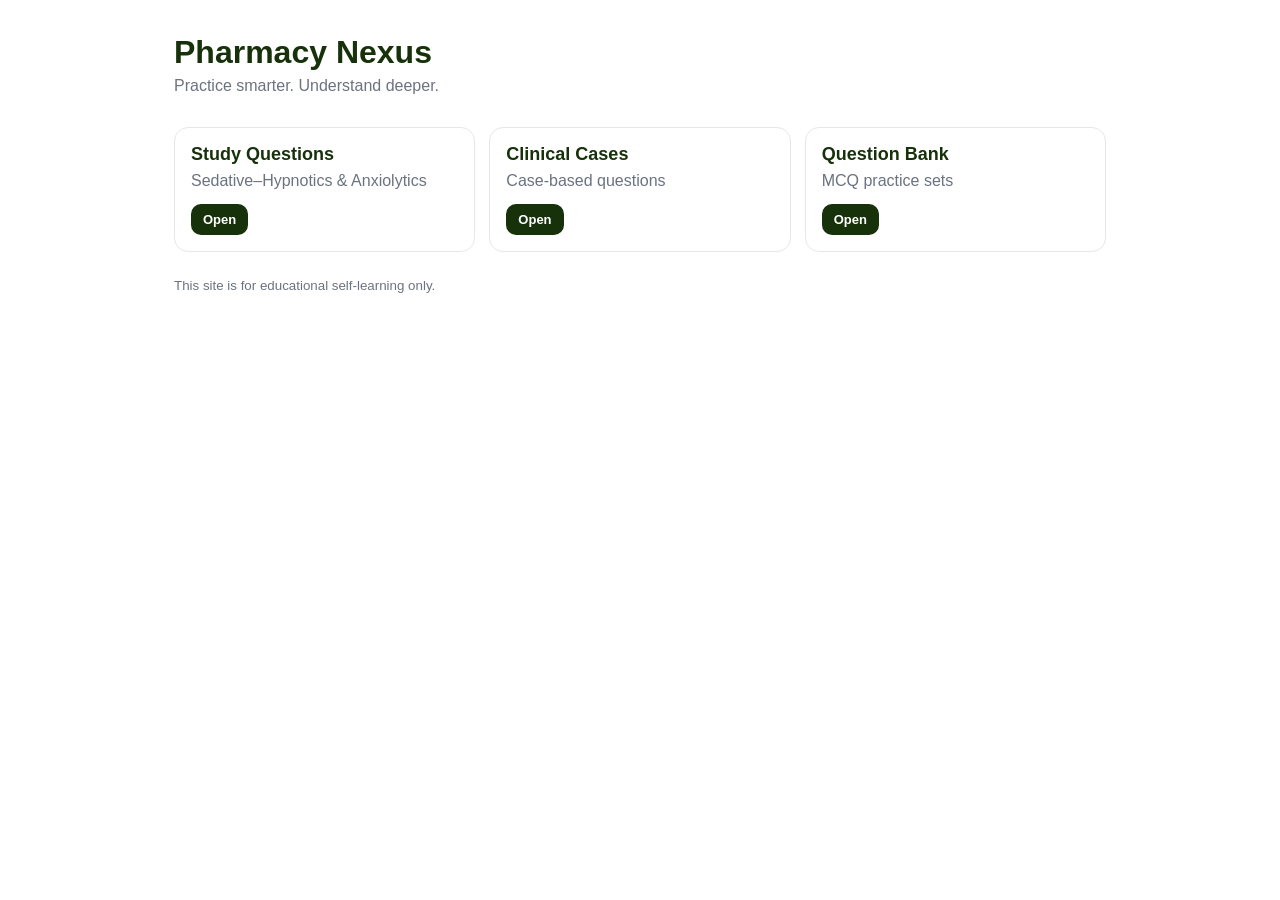
<file: index.html>
<!doctype html>
<html lang="en">
<head>
  <meta charset="utf-8" />
  <meta name="viewport" content="width=device-width,initial-scale=1" />
  <title>Pharmacy Nexus</title>
  <link rel="stylesheet" href="./assets/app.css" />
</head>
<body>
  <div class="wrap">
    <header class="top">
      <h1>Pharmacy Nexus</h1>
      <p class="sub">Practice smarter. Understand deeper.</p>
    </header>

    <section class="grid">
      <a class="card" href="./quizzes/Quiz1.html">
        <div class="cardTitle">Study Questions</div>
        <div class="cardMeta">Sedative–Hypnotics & Anxiolytics</div>
        <div class="cardBtn">Open</div>
      </a>

      <a class="card" href="./quizzes/cases.html">
        <div class="cardTitle">Clinical Cases</div>
        <div class="cardMeta">Case-based questions</div>
        <div class="cardBtn">Open</div>
      </a>

      <a class="card" href="./quizzes/bank.html">
        <div class="cardTitle">Question Bank</div>
        <div class="cardMeta">MCQ practice sets</div>
        <div class="cardBtn">Open</div>
      </a>
    </section>

    <footer class="foot">
      <small>This site is for educational self-learning only.</small>
    </footer>
  </div>
</body>
</html>
</file>
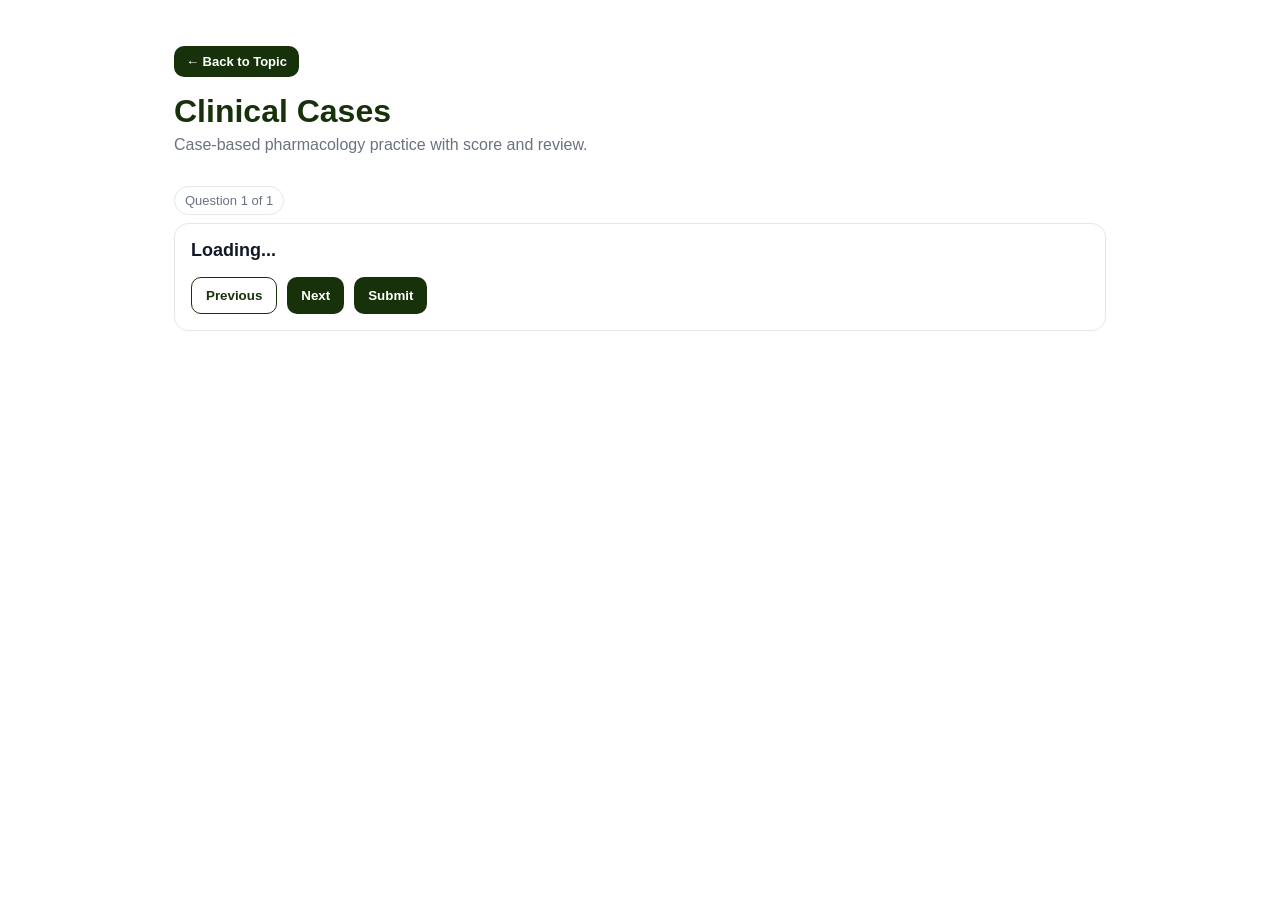
<file: pharmacology-cases.html>
<!doctype html>
<html lang="en">
<head>
  <meta charset="utf-8" />
  <meta name="viewport" content="width=device-width,initial-scale=1" />
  <title>Clinical Cases | Pharmacy Nexus</title>
  <link rel="stylesheet" href="./assets/app.css" />
</head>
<body>
  <div class="wrap">

    <header class="top">
      <a id="backTopic" href="./pharmacology.html" class="cardBtn" style="text-decoration:none; display:inline-block; margin-bottom:16px;">← Back to Topic</a>
      <h1 id="pageTitle">Clinical Cases</h1>
      <p class="sub">Case-based pharmacology practice with score and review.</p>
    </header>

    <div id="quizSection">
      <div class="bar">
        <div class="pill" id="progress">Question 1 of 1</div>
      </div>

      <section class="qbox">
        <h2 class="qtitle" id="questionText">Loading...</h2>
        <div id="optionsBox"></div>

        <div style="margin-top:16px; display:flex; gap:10px; flex-wrap:wrap;">
          <button class="btn secondary" id="prevBtn">Previous</button>
          <button class="btn" id="nextBtn">Next</button>
          <button class="btn" id="submitBtn">Submit</button>
        </div>
      </section>
    </div>

    <div id="resultSection" class="hidden">
      <section class="qbox">
        <h2 style="color:#17320B;">Your Result</h2>
        <div id="scoreText" style="font-size:32px; font-weight:900; margin:12px 0;"></div>
        <div id="scoreMessage" class="sub" style="margin-bottom:18px;"></div>

        <button class="btn" id="retakeBtn">Retake Cases</button>

        <div class="review" id="reviewBox">
          <h3 style="color:#17320B;">Case Review</h3>
        </div>

        <div class="foot">
          <small>This section is intended for educational and self-learning purposes only. Results do not represent official academic evaluation.</small>
        </div>
      </section>
    </div>

  </div>

  <script src="./pharmacology-data.js"></script>
  <script>
    const params = new URLSearchParams(window.location.search);
    const topicKey = params.get("topic");
    const topic = pharmacologyData.topics[topicKey];
    const questions = topic.cases;

    let currentIndex = 0;
    let selectedAnswers = new Array(questions.length).fill(null);

    document.getElementById("pageTitle").textContent = `${topic.title} — Clinical Cases`;
    document.getElementById("backTopic").href = `pharmacology-topic.html?topic=${topicKey}`;

    function renderQuestion() {
      const q = questions[currentIndex];

      document.getElementById("progress").textContent =
        `Question ${currentIndex + 1} of ${questions.length}`;

      document.getElementById("questionText").textContent = q.question;

      const optionsBox = document.getElementById("optionsBox");
      optionsBox.innerHTML = "";

      q.options.forEach((option, index) => {
        const div = document.createElement("div");
        div.className = "opt";
        div.textContent = option;

        if (selectedAnswers[currentIndex] === index) {
          div.classList.add("selected");
        }

        div.onclick = () => {
          selectedAnswers[currentIndex] = index;
          renderQuestion();
        };

        optionsBox.appendChild(div);
      });

      document.getElementById("prevBtn").disabled = currentIndex === 0;
      document.getElementById("nextBtn").disabled = currentIndex === questions.length - 1;
    }

    function showResults() {
      let score = 0;
      const reviewBox = document.getElementById("reviewBox");
      reviewBox.innerHTML = `<h3 style="color:#17320B;">Case Review</h3>`;

      questions.forEach((q, i) => {
        const isCorrect = selectedAnswers[i] === q.answer;
        if (isCorrect) score++;

        const block = document.createElement("div");
        block.style.marginBottom = "20px";
        block.innerHTML = `
          <p><strong>Case ${i + 1}:</strong> ${q.question}</p>
          <p><strong>Your Answer:</strong> ${
            selectedAnswers[i] !== null ? q.options[selectedAnswers[i]] : "Not answered"
          }</p>
          <p><strong>Correct Answer:</strong> ${q.options[q.answer]}</p>
          <p class="${isCorrect ? "good" : "bad"}">
            ${isCorrect ? "Correct ✅" : "Incorrect ❌"}
          </p>
          <p><strong>Explanation:</strong> ${q.explanation}</p>
          <hr>
        `;
        reviewBox.appendChild(block);
      });

      const percentage = Math.round((score / questions.length) * 100);
      document.getElementById("scoreText").textContent =
        `${score} / ${questions.length} (${percentage}%)`;

      let message = "";
      if (percentage >= 80) {
        message = "Strong understanding of the topic.";
      } else if (percentage >= 50) {
        message = "Good understanding, but needs review.";
      } else {
        message = "Needs more practice and revision.";
      }

      document.getElementById("scoreMessage").textContent = message;

      document.getElementById("quizSection").classList.add("hidden");
      document.getElementById("resultSection").classList.remove("hidden");
    }

    document.getElementById("prevBtn").onclick = () => {
      if (currentIndex > 0) {
        currentIndex--;
        renderQuestion();
      }
    };

    document.getElementById("nextBtn").onclick = () => {
      if (currentIndex < questions.length - 1) {
        currentIndex++;
        renderQuestion();
      }
    };

    document.getElementById("submitBtn").onclick = showResults;

    document.getElementById("retakeBtn").onclick = () => {
      currentIndex = 0;
      selectedAnswers = new Array(questions.length).fill(null);
      document.getElementById("quizSection").classList.remove("hidden");
      document.getElementById("resultSection").classList.add("hidden");
      renderQuestion();
    };

    renderQuestion();
  </script>
</body>
</html>
</file>
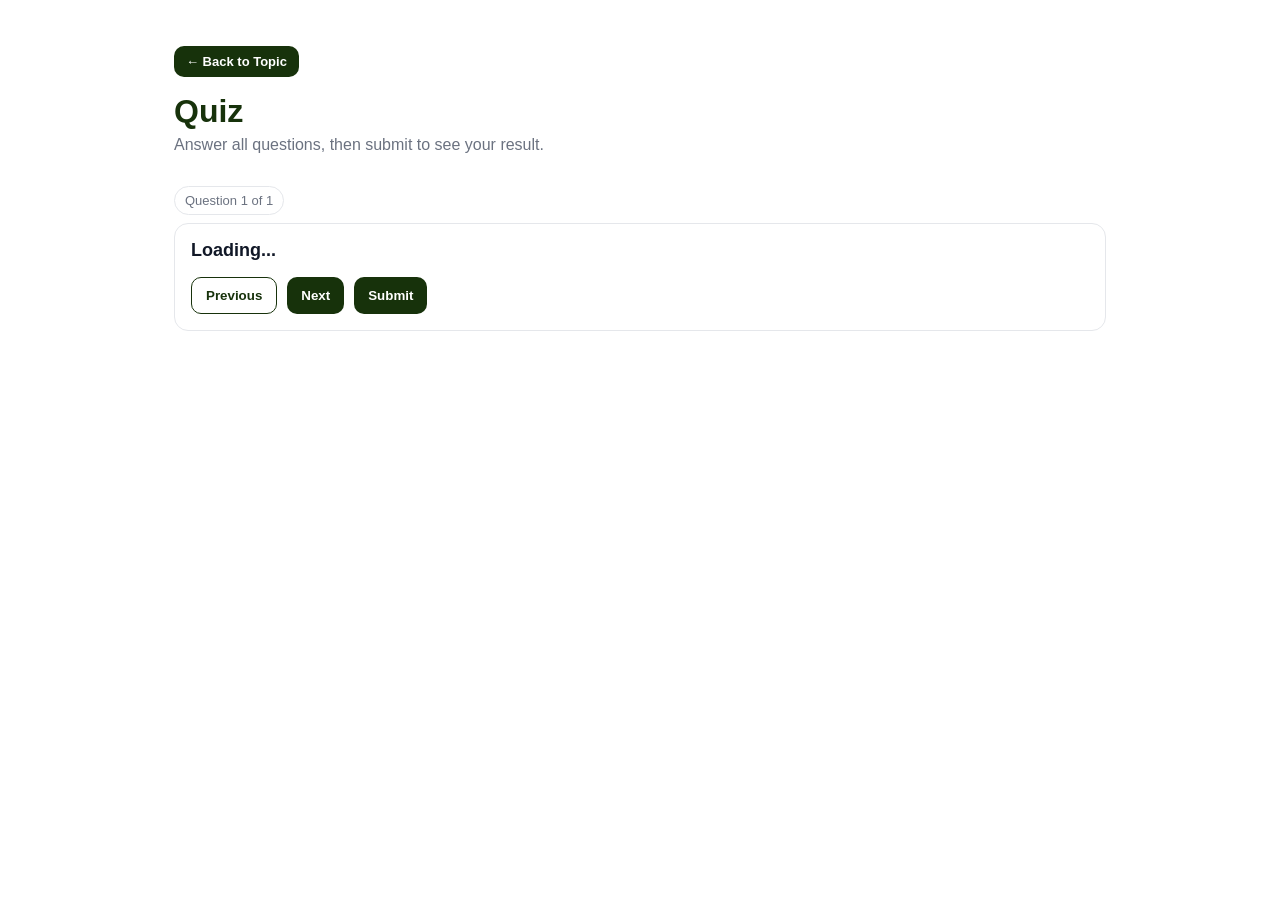
<file: pharmacology-quiz.html>
<!doctype html>
<html lang="en">
<head>
  <meta charset="utf-8" />
  <meta name="viewport" content="width=device-width,initial-scale=1" />
  <title>Quiz | Pharmacy Nexus</title>
  <link rel="stylesheet" href="./assets/app.css" />
</head>
<body>
  <div class="wrap">

    <header class="top">
      <a id="backTopic" href="./pharmacology.html" class="cardBtn" style="text-decoration:none; display:inline-block; margin-bottom:16px;">← Back to Topic</a>
      <h1 id="pageTitle">Quiz</h1>
      <p class="sub">Answer all questions, then submit to see your result.</p>
    </header>

    <div id="quizSection">
      <div class="bar">
        <div class="pill" id="progress">Question 1 of 1</div>
      </div>

      <section class="qbox">
        <h2 class="qtitle" id="questionText">Loading...</h2>
        <div id="optionsBox"></div>

        <div style="margin-top:16px; display:flex; gap:10px; flex-wrap:wrap;">
          <button class="btn secondary" id="prevBtn">Previous</button>
          <button class="btn" id="nextBtn">Next</button>
          <button class="btn" id="submitBtn">Submit</button>
        </div>
      </section>
    </div>

    <div id="resultSection" class="hidden">
      <section class="qbox">
        <h2 style="color:#17320B;">Your Result</h2>
        <div id="scoreText" style="font-size:32px; font-weight:900; margin:12px 0;"></div>
        <div id="scoreMessage" class="sub" style="margin-bottom:18px;"></div>

        <button class="btn" id="retakeBtn">Retake Quiz</button>

        <div class="review" id="reviewBox">
          <h3 style="color:#17320B;">Answer Review</h3>
        </div>

        <div class="foot">
          <small>This quiz is intended for educational and self-learning purposes only. Results do not represent official academic evaluation.</small>
        </div>
      </section>
    </div>

  </div>

  <script src="./pharmacology-data.js"></script>
  <script>
    const params = new URLSearchParams(window.location.search);
    const topicKey = params.get("topic");
    const topic = pharmacologyData.topics[topicKey];
    const quiz = topic.quizzes[0]; // حاليًا أول كويز فقط

    const questions = quiz.questions;
    let currentIndex = 0;
    let selectedAnswers = new Array(questions.length).fill(null);

    document.getElementById("pageTitle").textContent = `${topic.title} — ${quiz.title}`;
    document.getElementById("backTopic").href = `pharmacology-topic.html?topic=${topicKey}`;

    function renderQuestion() {
      const q = questions[currentIndex];

      document.getElementById("progress").textContent =
        `Question ${currentIndex + 1} of ${questions.length}`;

      document.getElementById("questionText").textContent = q.question;

      const optionsBox = document.getElementById("optionsBox");
      optionsBox.innerHTML = "";

      q.options.forEach((option, index) => {
        const div = document.createElement("div");
        div.className = "opt";
        div.textContent = option;

        if (selectedAnswers[currentIndex] === index) {
          div.classList.add("selected");
        }

        div.onclick = () => {
          selectedAnswers[currentIndex] = index;
          renderQuestion();
        };

        optionsBox.appendChild(div);
      });

      document.getElementById("prevBtn").disabled = currentIndex === 0;
      document.getElementById("nextBtn").disabled = currentIndex === questions.length - 1;
    }

    function showResults() {
      let score = 0;
      const reviewBox = document.getElementById("reviewBox");
      reviewBox.innerHTML = `<h3 style="color:#17320B;">Answer Review</h3>`;

      questions.forEach((q, i) => {
        const isCorrect = selectedAnswers[i] === q.answer;
        if (isCorrect) score++;

        const block = document.createElement("div");
        block.style.marginBottom = "20px";
        block.innerHTML = `
          <p><strong>Question ${i + 1}:</strong> ${q.question}</p>
          <p><strong>Your Answer:</strong> ${
            selectedAnswers[i] !== null ? q.options[selectedAnswers[i]] : "Not answered"
          }</p>
          <p><strong>Correct Answer:</strong> ${q.options[q.answer]}</p>
          <p class="${isCorrect ? "good" : "bad"}">
            ${isCorrect ? "Correct ✅" : "Incorrect ❌"}
          </p>
          <p><strong>Explanation:</strong> ${q.explanation}</p>
          <hr>
        `;
        reviewBox.appendChild(block);
      });

      const percentage = Math.round((score / questions.length) * 100);
      document.getElementById("scoreText").textContent =
        `${score} / ${questions.length} (${percentage}%)`;

      let message = "";
      if (percentage >= 80) {
        message = "Strong understanding of the topic.";
      } else if (percentage >= 50) {
        message = "Good understanding, but needs review.";
      } else {
        message = "Needs more practice and revision.";
      }

      document.getElementById("scoreMessage").textContent = message;

      document.getElementById("quizSection").classList.add("hidden");
      document.getElementById("resultSection").classList.remove("hidden");
    }

    document.getElementById("prevBtn").onclick = () => {
      if (currentIndex > 0) {
        currentIndex--;
        renderQuestion();
      }
    };

    document.getElementById("nextBtn").onclick = () => {
      if (currentIndex < questions.length - 1) {
        currentIndex++;
        renderQuestion();
      }
    };

    document.getElementById("submitBtn").onclick = showResults;

    document.getElementById("retakeBtn").onclick = () => {
      currentIndex = 0;
      selectedAnswers = new Array(questions.length).fill(null);
      document.getElementById("quizSection").classList.remove("hidden");
      document.getElementById("resultSection").classList.add("hidden");
      renderQuestion();
    };

    renderQuestion();
  </script>
</body>
</html>
</file>
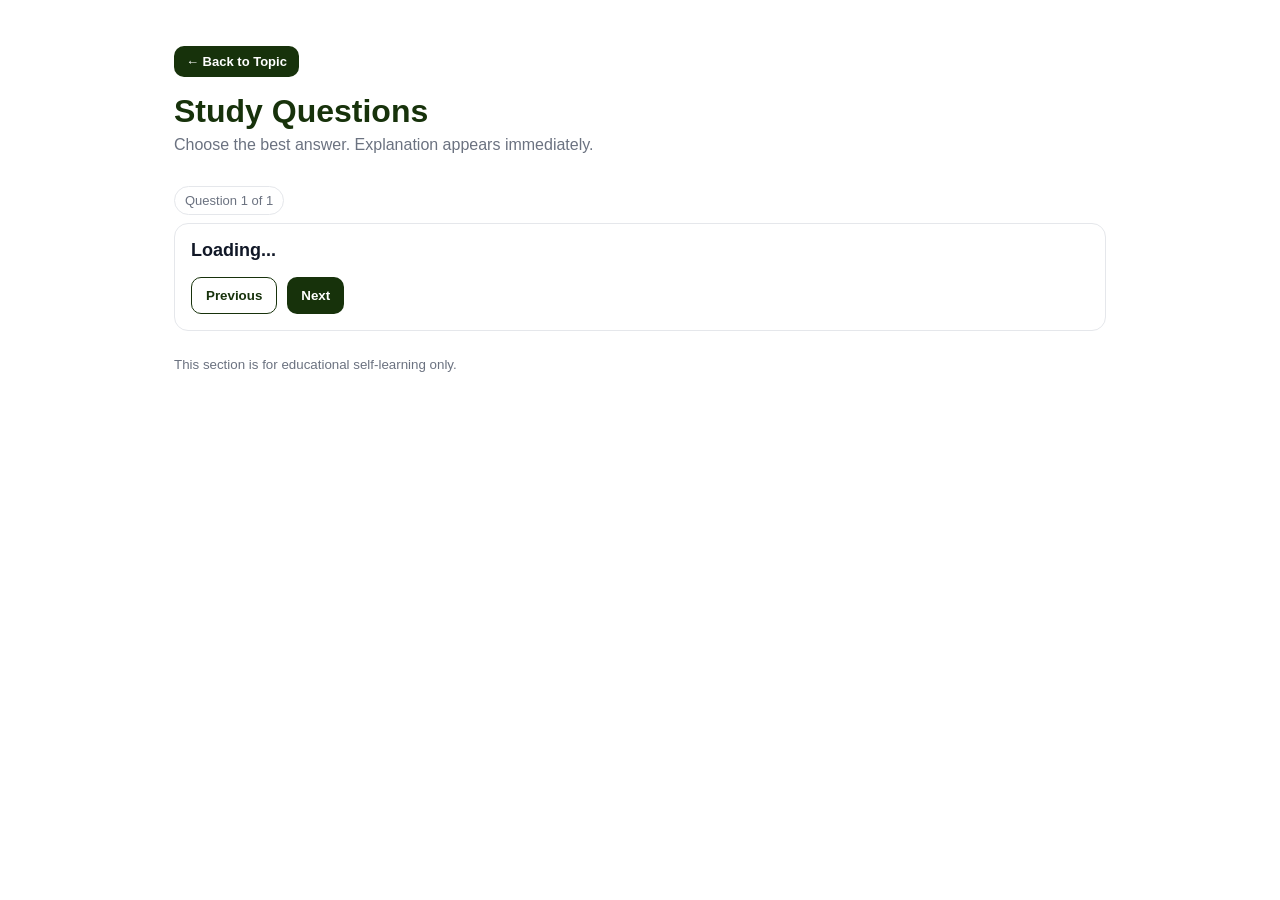
<file: pharmacology-study.html>
<!doctype html>
<html lang="en">
<head>
  <meta charset="utf-8" />
  <meta name="viewport" content="width=device-width,initial-scale=1" />
  <title>Study Questions | Pharmacy Nexus</title>
  <link rel="stylesheet" href="./assets/app.css" />
  <style>
    .feedbackBox{
      margin-top:14px;
      padding:14px;
      border:1px solid #e5e7eb;
      border-radius:12px;
      background:#fff;
    }
    .correctText{
      color:#17320B;
      font-weight:700;
    }
    .wrongText{
      color:#b91c1c;
      font-weight:700;
    }
  </style>
</head>
<body>
  <div class="wrap">
    <header class="top">
      <a id="backTopic" href="./pharmacology.html" class="cardBtn" style="text-decoration:none; display:inline-block; margin-bottom:16px;">← Back to Topic</a>
      <h1 id="pageTitle">Study Questions</h1>
      <p class="sub">Choose the best answer. Explanation appears immediately.</p>
    </header>

    <div class="bar">
      <div class="pill" id="progress">Question 1 of 1</div>
    </div>

    <section class="qbox">
      <h2 class="qtitle" id="questionText">Loading...</h2>
      <div id="optionsBox"></div>

      <div id="feedbackBox" class="feedbackBox hidden"></div>

      <div style="margin-top:16px; display:flex; gap:10px; flex-wrap:wrap;">
        <button class="btn secondary" id="prevBtn">Previous</button>
        <button class="btn" id="nextBtn">Next</button>
      </div>
    </section>

    <footer class="foot">
      <small>This section is for educational self-learning only.</small>
    </footer>
  </div>

  <script src="./pharmacology-data.js"></script>
  <script>
    const params = new URLSearchParams(window.location.search);
    const topicKey = params.get("topic");
    const topic = pharmacologyData.topics[topicKey];

    const studyQuestions = topic.study;
    let currentIndex = 0;
    let selectedAnswers = new Array(studyQuestions.length).fill(null);

    document.getElementById("pageTitle").textContent = `${topic.title} — Study Questions`;
    document.getElementById("backTopic").href = `pharmacology-topic.html?topic=${topicKey}`;

    function renderQuestion() {
      const q = studyQuestions[currentIndex];

      document.getElementById("progress").textContent =
        `Question ${currentIndex + 1} of ${studyQuestions.length}`;

      document.getElementById("questionText").textContent = q.question;

      const optionsBox = document.getElementById("optionsBox");
      optionsBox.innerHTML = "";

      q.options.forEach((option, index) => {
        const div = document.createElement("div");
        div.className = "opt";
        div.textContent = option;

        if (selectedAnswers[currentIndex] !== null) {
          if (index === q.answer) {
            div.classList.add("selected");
          }
        }

        div.onclick = () => {
          if (selectedAnswers[currentIndex] !== null) return;

          selectedAnswers[currentIndex] = index;
          showFeedback(index);
          renderQuestion();
        };

        optionsBox.appendChild(div);
      });

      document.getElementById("prevBtn").disabled = currentIndex === 0;
      document.getElementById("nextBtn").disabled = currentIndex === studyQuestions.length - 1;

      if (selectedAnswers[currentIndex] !== null) {
        showFeedback(selectedAnswers[currentIndex]);
      } else {
        document.getElementById("feedbackBox").classList.add("hidden");
        document.getElementById("feedbackBox").innerHTML = "";
      }
    }

    function showFeedback(chosenIndex) {
      const q = studyQuestions[currentIndex];
      const feedbackBox = document.getElementById("feedbackBox");
      const isCorrect = chosenIndex === q.answer;

      feedbackBox.classList.remove("hidden");

      if (isCorrect) {
        feedbackBox.innerHTML = `
          <div class="correctText">Correct ✅</div>
          <div style="margin-top:8px;"><strong>Explanation:</strong> ${q.explanation}</div>
        `;
      } else {
        feedbackBox.innerHTML = `
          <div class="wrongText">Incorrect ❌</div>
          <div style="margin-top:8px;"><strong>Correct Answer:</strong> ${q.options[q.answer]}</div>
          <div style="margin-top:8px;"><strong>Explanation:</strong> ${q.explanation}</div>
        `;
      }
    }

    document.getElementById("prevBtn").onclick = () => {
      if (currentIndex > 0) {
        currentIndex--;
        renderQuestion();
      }
    };

    document.getElementById("nextBtn").onclick = () => {
      if (currentIndex < studyQuestions.length - 1) {
        currentIndex++;
        renderQuestion();
      }
    };

    renderQuestion();
  </script>
</body>
</html>
</file>
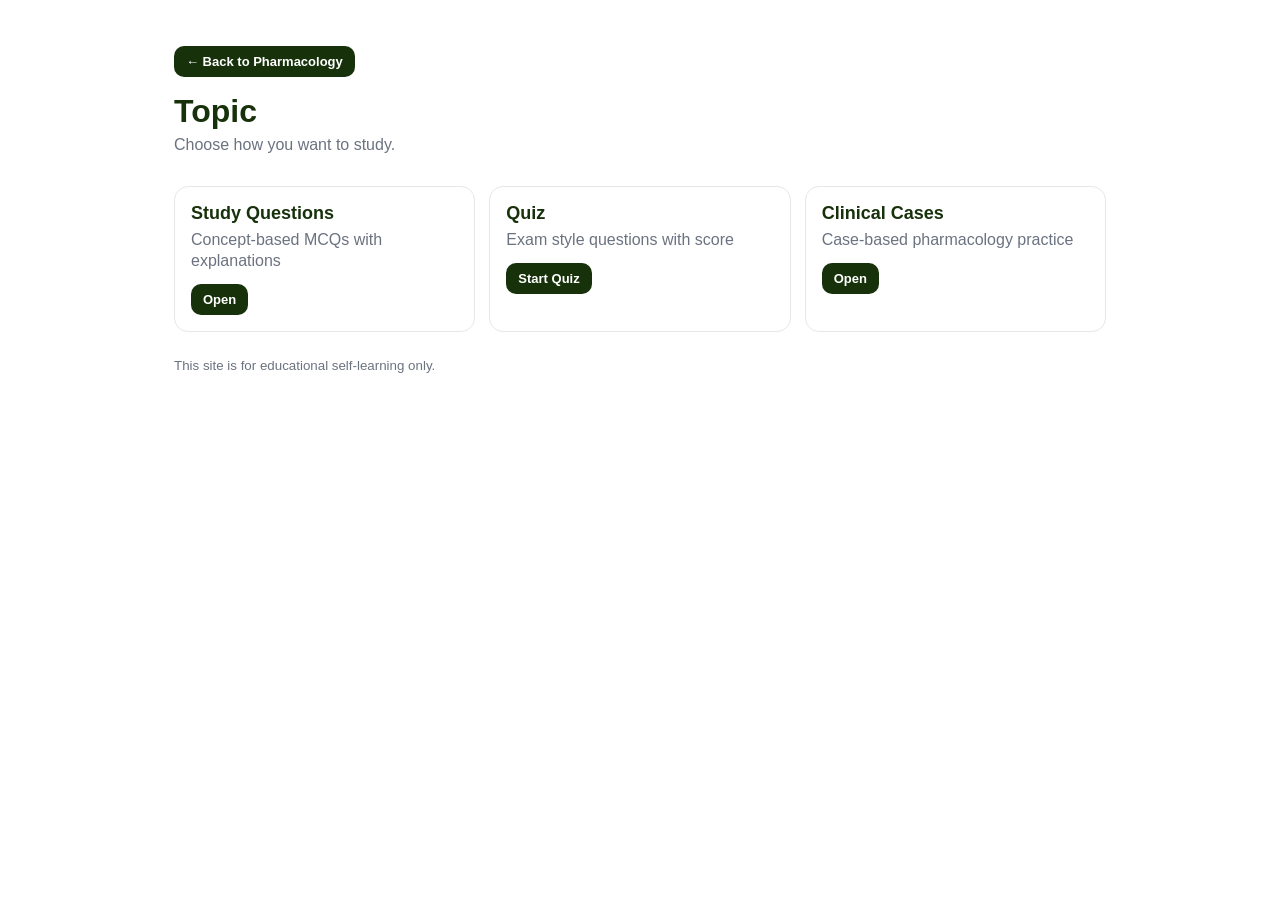
<file: pharmacology-topic.html>
<!doctype html>
<html lang="en">
<head>
<meta charset="utf-8" />
<meta name="viewport" content="width=device-width,initial-scale=1" />
<title>Topic | Pharmacy Nexus</title>
<link rel="stylesheet" href="./assets/app.css" />
</head>

<body>

<div class="wrap">

<header class="top">
<a href="./pharmacology.html" class="cardBtn" style="text-decoration:none; display:inline-block; margin-bottom:16px;">← Back to Pharmacology</a>

<h1 id="topicTitle">Topic</h1>
<p class="sub">Choose how you want to study.</p>
</header>

<section class="grid">

<a class="card" id="studyLink">
<div class="cardTitle">Study Questions</div>
<div class="cardMeta">Concept-based MCQs with explanations</div>
<div class="cardBtn">Open</div>
</a>

<a class="card" id="quizLink">
<div class="cardTitle">Quiz</div>
<div class="cardMeta">Exam style questions with score</div>
<div class="cardBtn">Start Quiz</div>
</a>

<a class="card" id="casesLink">
<div class="cardTitle">Clinical Cases</div>
<div class="cardMeta">Case-based pharmacology practice</div>
<div class="cardBtn">Open</div>
</a>

</section>

<footer class="foot">
<small>This site is for educational self-learning only.</small>
</footer>

</div>

<script src="./pharmacology-data.js"></script>

<script>

const params = new URLSearchParams(window.location.search)
const topicKey = params.get("topic")

const topic = pharmacologyData.topics[topicKey]

document.getElementById("topicTitle").textContent = topic.title

document.getElementById("studyLink").href =
`pharmacology-study.html?topic=${topicKey}`

document.getElementById("quizLink").href =
`pharmacology-quiz.html?topic=${topicKey}`

document.getElementById("casesLink").href =
`pharmacology-cases.html?topic=${topicKey}`

</script>

</body>
</html>
</file>
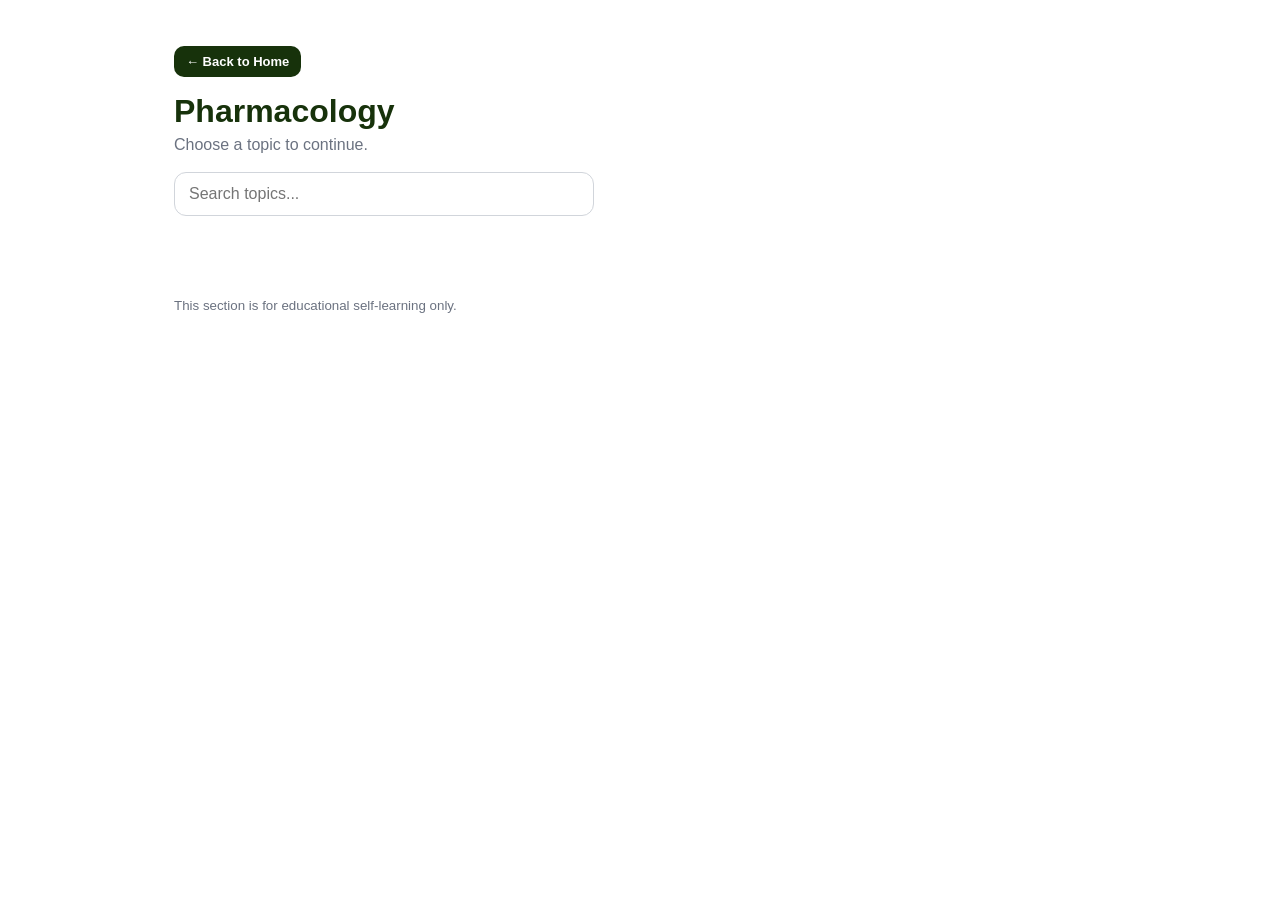
<file: pharmacology.html>
<!doctype html>
<html lang="en">
<head>
  <meta charset="utf-8" />
  <meta name="viewport" content="width=device-width,initial-scale=1" />
  <title>Pharmacology | Pharmacy Nexus</title>
  <link rel="stylesheet" href="./assets/app.css" />
  <style>
    .searchWrap{
      margin:18px 0 24px;
    }
    .searchInput{
      width:100%;
      max-width:420px;
      padding:12px 14px;
      border:1px solid #d1d5db;
      border-radius:12px;
      font-size:16px;
      outline:none;
    }
    .searchInput:focus{
      border-color:#17320B;
      box-shadow:0 0 0 3px rgba(23,50,11,.08);
    }
    .emptyMsg{
      color:#6b7280;
      margin-top:10px;
      display:none;
    }
  </style>
</head>
<body>
  <div class="wrap">
    <header class="top">
      <a href="./index.html" class="cardBtn" style="text-decoration:none; display:inline-block; margin-bottom:16px;">← Back to Home</a>
      <h1>Pharmacology</h1>
      <p class="sub">Choose a topic to continue.</p>

      <div class="searchWrap">
        <input
          type="text"
          id="searchInput"
          class="searchInput"
          placeholder="Search topics..."
        />
        <div id="emptyMsg" class="emptyMsg">No matching topics found.</div>
      </div>
    </header>

    <section class="grid" id="topicsGrid"></section>

    <footer class="foot">
      <small>This section is for educational self-learning only.</small>
    </footer>
  </div>

  <script src="./pharmacology-data.js"></script>
  <script>
    const grid = document.getElementById("topicsGrid");
    const searchInput = document.getElementById("searchInput");
    const emptyMsg = document.getElementById("emptyMsg");

    const topics = pharmacologyData.topics;

    function renderTopics(filterText = "") {
      grid.innerHTML = "";

      const filter = filterText.trim().toLowerCase();
      let matches = 0;

      for (const key in topics) {
        const topic = topics[key];
        const title = topic.title.toLowerCase();

        if (title.includes(filter)) {
          matches++;

          const card = document.createElement("a");
          card.className = "card";
          card.href = `pharmacology-topic.html?topic=${key}`;

          card.innerHTML = `
            <div class="cardTitle">${topic.title}</div>
            <div class="cardMeta">Study Questions, Quizzes, and Clinical Cases</div>
            <div class="cardBtn">Open</div>
          `;

          grid.appendChild(card);
        }
      }

      emptyMsg.style.display = matches === 0 ? "block" : "none";
    }

    searchInput.addEventListener("input", function () {
      renderTopics(this.value);
    });

    renderTopics();
  </script>
</body>
</html>
</file>
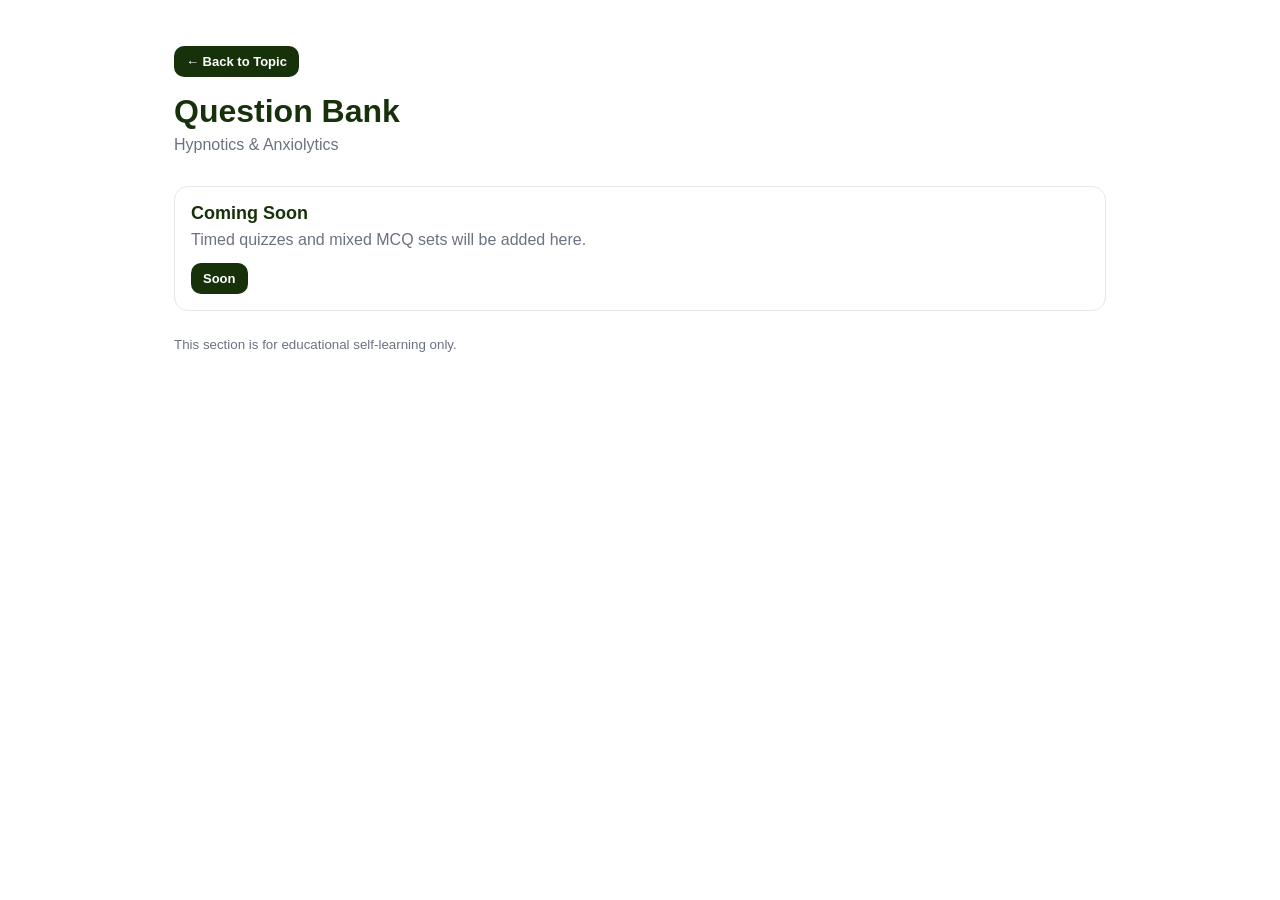
<file: quizzes/bank.html>
<!doctype html>
<html lang="en">
<head>
  <meta charset="utf-8" />
  <meta name="viewport" content="width=device-width,initial-scale=1" />
  <title>Question Bank | Pharmacy Nexus</title>
  <link rel="stylesheet" href="../assets/app.css" />
</head>
<body>
  <div class="wrap">
    <header class="top">
      <a href="./hypnotics.html" class="cardBtn" style="text-decoration:none; display:inline-block; margin-bottom:16px;">← Back to Topic</a>
      <h1>Question Bank</h1>
      <p class="sub">Hypnotics & Anxiolytics</p>
    </header>

    <section class="grid">
      <div class="card">
        <div class="cardTitle">Coming Soon</div>
        <div class="cardMeta">Timed quizzes and mixed MCQ sets will be added here.</div>
        <div class="cardBtn">Soon</div>
      </div>
    </section>

    <footer class="foot">
      <small>This section is for educational self-learning only.</small>
    </footer>
  </div>
</body>
</html>
</file>
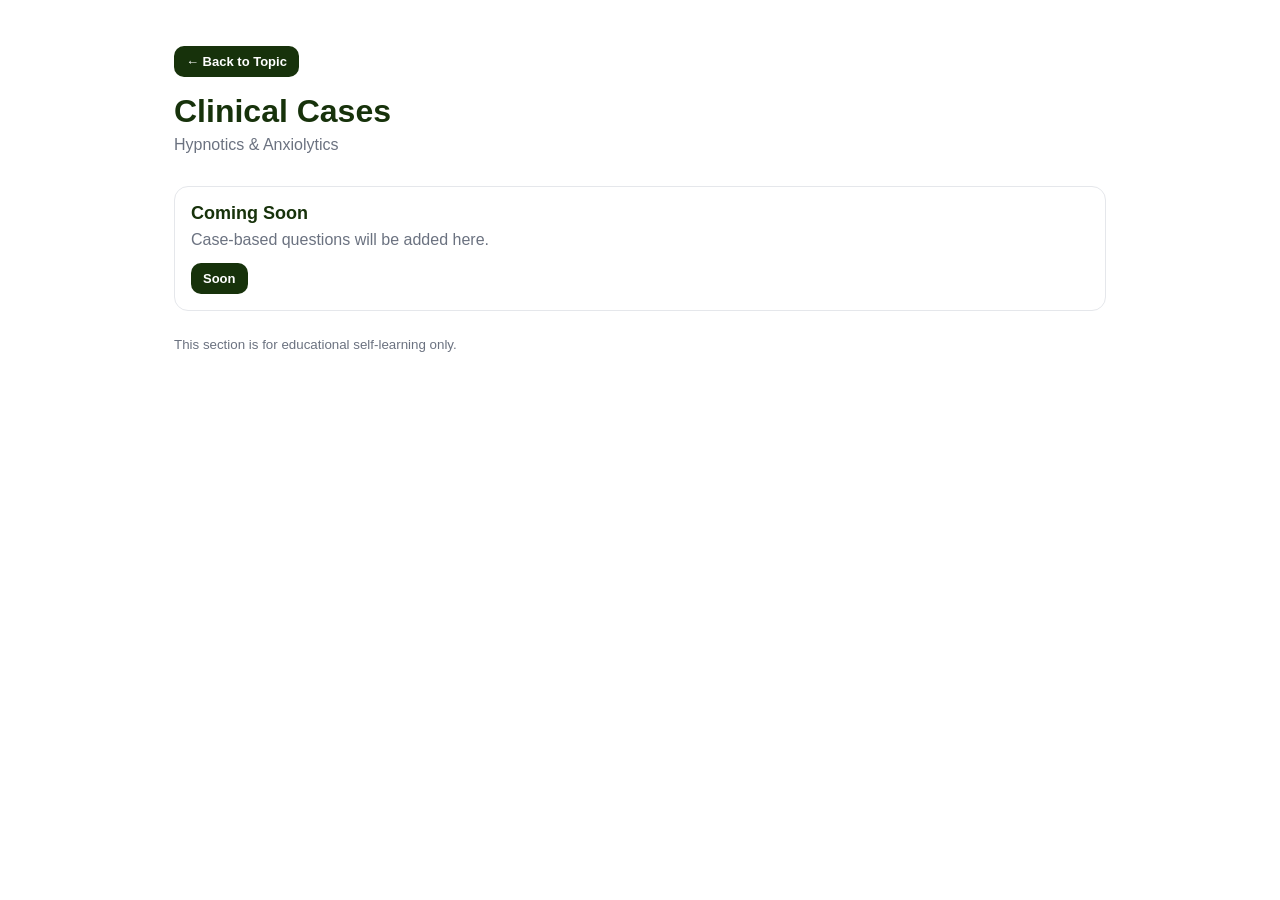
<file: quizzes/cases.html>
<!doctype html>
<html lang="en">
<head>
  <meta charset="utf-8" />
  <meta name="viewport" content="width=device-width,initial-scale=1" />
  <title>Clinical Cases | Pharmacy Nexus</title>
  <link rel="stylesheet" href="../assets/app.css" />
</head>
<body>
  <div class="wrap">
    <header class="top">
      <a href="./hypnotics.html" class="cardBtn" style="text-decoration:none; display:inline-block; margin-bottom:16px;">← Back to Topic</a>
      <h1>Clinical Cases</h1>
      <p class="sub">Hypnotics & Anxiolytics</p>
    </header>

    <section class="grid">
      <div class="card">
        <div class="cardTitle">Coming Soon</div>
        <div class="cardMeta">Case-based questions will be added here.</div>
        <div class="cardBtn">Soon</div>
      </div>
    </section>

    <footer class="foot">
      <small>This section is for educational self-learning only.</small>
    </footer>
  </div>
</body>
</html>
</file>
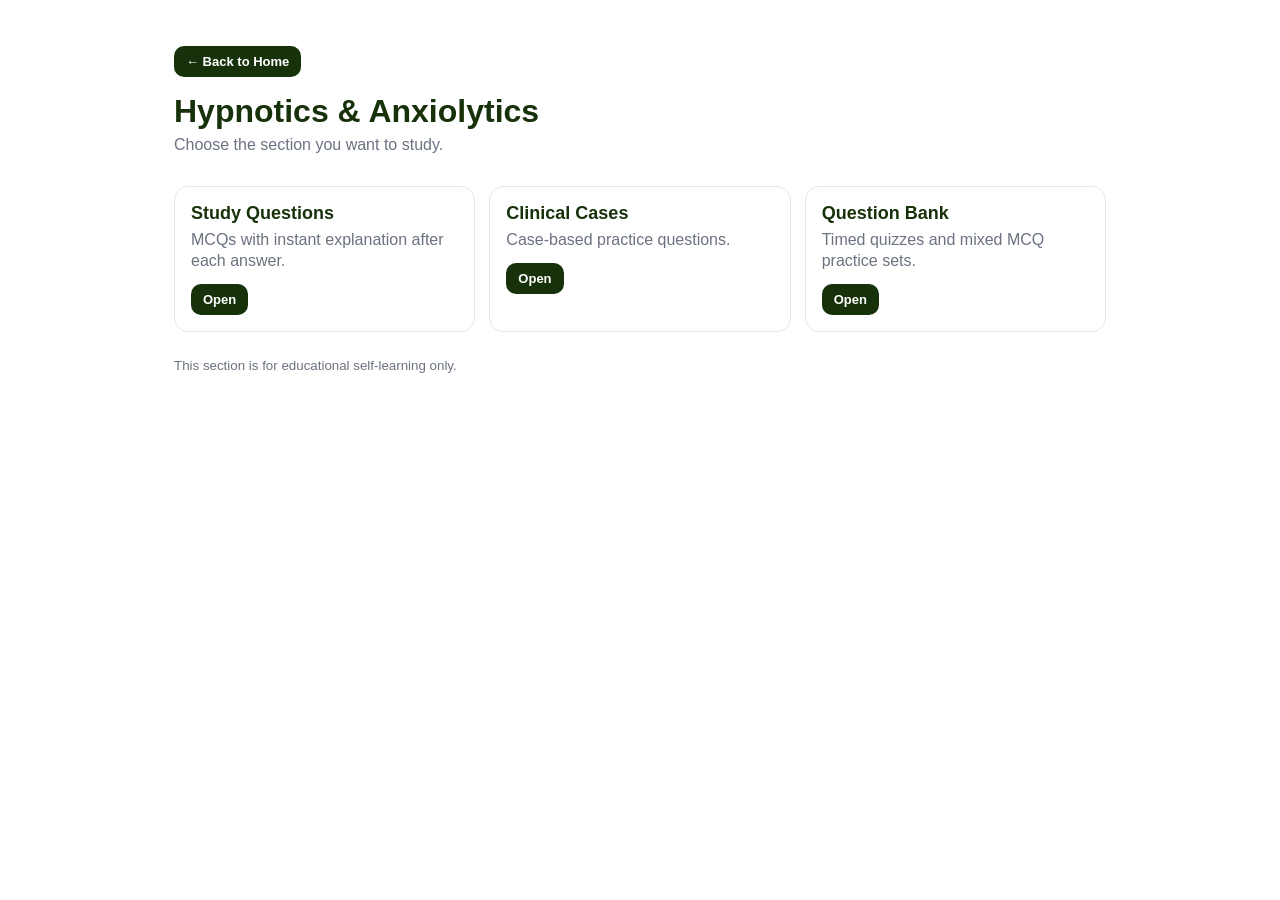
<file: quizzes/hypnotics.html>
<!doctype html>
<html lang="en">
<head>
  <meta charset="utf-8" />
  <meta name="viewport" content="width=device-width,initial-scale=1" />
  <title>Hypnotics & Anxiolytics | Pharmacy Nexus</title>
  <link rel="stylesheet" href="../assets/app.css" />
</head>
<body>
  <div class="wrap">
    <header class="top">
      <a href="../index.html" class="cardBtn" style="text-decoration:none; display:inline-block; margin-bottom:16px;">← Back to Home</a>
      <h1>Hypnotics & Anxiolytics</h1>
      <p class="sub">Choose the section you want to study.</p>
    </header>

    <section class="grid">
      <a class="card" href="./Quiz1.html">
        <div class="cardTitle">Study Questions</div>
        <div class="cardMeta">MCQs with instant explanation after each answer.</div>
        <div class="cardBtn">Open</div>
      </a>

      <a class="card" href="./cases.html">
        <div class="cardTitle">Clinical Cases</div>
        <div class="cardMeta">Case-based practice questions.</div>
        <div class="cardBtn">Open</div>
      </a>

      <a class="card" href="./bank.html">
        <div class="cardTitle">Question Bank</div>
        <div class="cardMeta">Timed quizzes and mixed MCQ practice sets.</div>
        <div class="cardBtn">Open</div>
      </a>
    </section>

    <footer class="foot">
      <small>This section is for educational self-learning only.</small>
    </footer>
  </div>
</body>
</html>
</file>
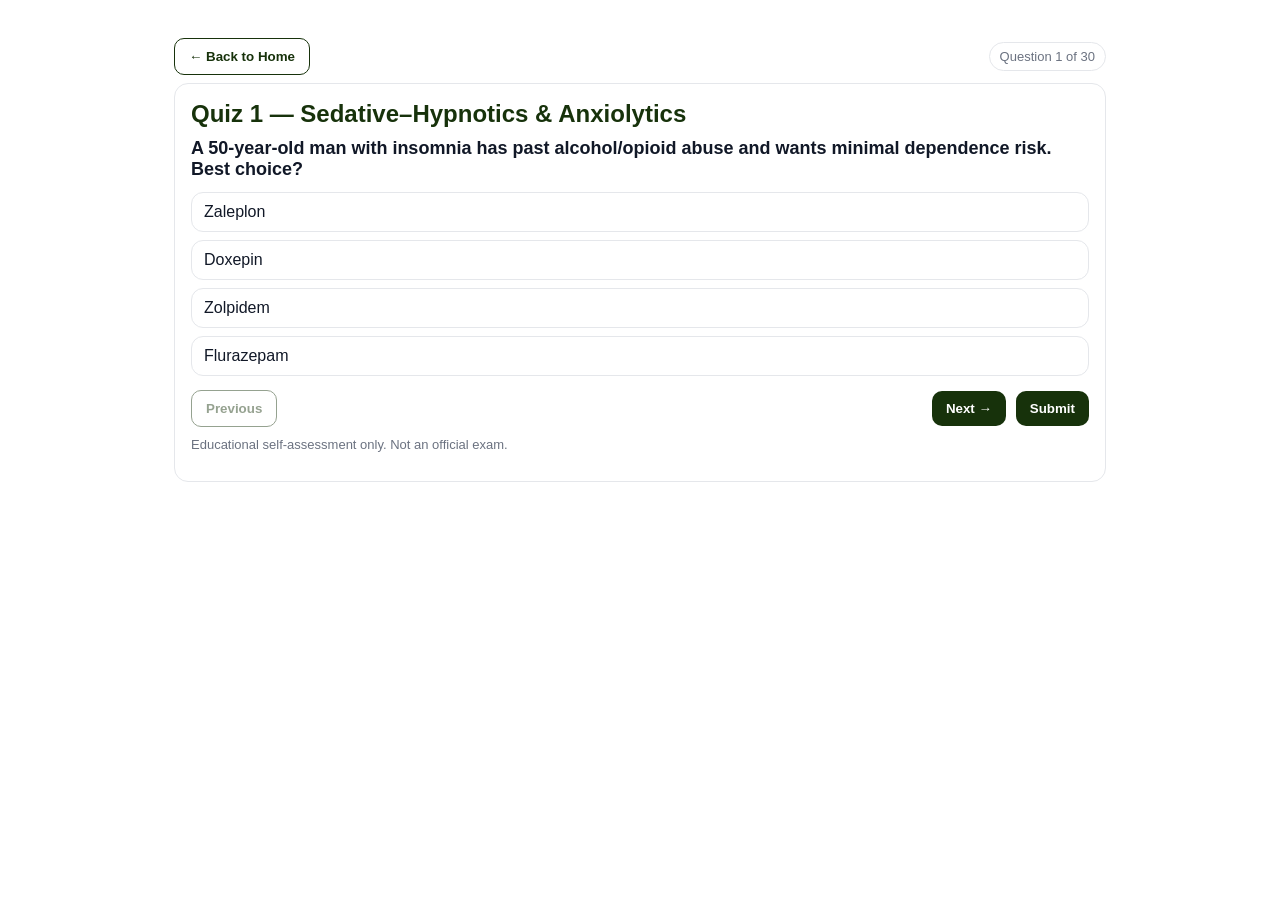
<file: quizzes/Quiz1.html>
<!doctype html>
<html lang="en">
<head>
  <meta charset="utf-8" />
  <meta name="viewport" content="width=device-width,initial-scale=1" />
  <title>Quiz 1</title>
  <link rel="stylesheet" href="../assets/app.css" />
</head>
<body>
  <div class="wrap">

    <div class="bar">
      <button class="btn secondary" id="homeBtn">← Back to Home</button>
      <div class="pill" id="progress">Question 1 of 1</div>
    </div>

    <section id="screenQuiz">
      <div class="qbox">
        <h2 id="quizTitle" style="color:#17320B;margin:0 0 10px">Quiz 1</h2>
        <p class="qtitle" id="qText">Loading…</p>
        <div id="options"></div>

        <div class="bar" style="margin-top:14px">
          <button class="btn secondary" id="prevBtn">Previous</button>
          <div style="display:flex; gap:10px">
            <button class="btn" id="nextBtn">Next →</button>
            <button class="btn" id="submitBtn">Submit</button>
          </div>
        </div>

        <p class="small" style="margin-top:10px">
          Educational self-assessment only. Not an official exam.
        </p>
      </div>
    </section>

    <section id="screenResult" class="hidden">
      <div class="qbox">
        <div style="display:flex;justify-content:space-between;align-items:center;gap:10px">
          <button class="btn secondary" id="homeBtn2">← Back to Home</button>
          <button class="btn" id="retakeBtn">Retake Quiz</button>
        </div>

        <h2 style="color:#17320B;margin:14px 0 6px">Result</h2>
        <div style="font-size:28px;font-weight:900" id="scoreLine">0 / 0 (0%)</div>
        <div class="small" style="margin-top:6px" id="scoreMsg"></div>

        <div class="review">
          <h3 style="color:#17320B;margin:0 0 10px">Answer Review</h3>
          <div id="review"></div>
          <div class="small" id="disclaimer"></div>
        </div>
      </div>
    </section>

  </div>

  <script src="../assets/engine.js"></script>
  <script>
    // Quiz 1 data (40 questions). We'll start with what you sent (39),
    // and I added 1 extra question to make them 40.
    const QUIZ = {
      title: "Quiz 1 — Sedative–Hypnotics & Anxiolytics",
      questions: [
        {
          q: "Which one of the following statements is correct regarding benzodiazepines?",
          options: [
            "Benzodiazepines directly open chloride channels.",
            "Benzodiazepines show analgesic actions.",
            "Clinical improvement of anxiety requires 2 to 4 weeks of treatment with benzodiazepines.",
            "All benzodiazepines have some sedative effects."
          ],
          correctIndex: 3,
          explanation:
            "Benzodiazepines enhance GABA-A action by increasing the frequency of chloride channel opening (they do not open the channel directly), have no analgesic effect, and typically relieve acute anxiety quickly."
        },
        {
          q: "Which one of the following is a short-acting hypnotic?",
          options: ["Phenobarbital","Diazepam","Chlordiazepoxide","Triazolam"],
          correctIndex: 3,
          explanation:
            "Triazolam is a short-acting benzodiazepine commonly used as a hypnotic for sleep-onset insomnia."
        },
        {
          q: "Which statement is correct regarding anxiolytic and hypnotic agents?",
          options: [
            "Diazepam and phenobarbital induce the cytochrome P450 enzyme system.",
            "Phenobarbital is useful in the treatment of acute intermittent porphyria.",
            "Phenobarbital induces respiratory depression, which is enhanced by ethanol.",
            "Buspirone has actions similar to those of benzodiazepines."
          ],
          correctIndex: 2,
          explanation:
            "Barbiturates can cause significant respiratory depression, and CNS depressants like ethanol add synergistic depression (dangerous)."
        },
        {
          q: "A 45-year-old man has blood alcohol level 275 mg/dL and history of alcohol-related seizures. If he goes into withdrawal, what treatment should be provided?",
          options: ["No pharmacological treatment is necessary.","Lorazepam","Phenytoin","Buspirone"],
          correctIndex: 1,
          explanation:
            "Benzodiazepines (e.g., lorazepam) are first-line for acute alcohol withdrawal to prevent seizures and reduce autonomic hyperactivity."
        },
        {
          q: "A 36-year-old male has difficulty falling asleep for 2 weeks and wants no daytime sedation. Best medication?",
          options: ["Temazepam","Flurazepam","Zaleplon","Buspirone"],
          correctIndex: 2,
          explanation:
            "Zaleplon is a short-acting Z-drug helpful for sleep-onset insomnia with minimal next-day sedation due to short half-life."
        },
        {
          q: "A 45-year-old woman has severe daytime anxiety and needs rapid acute relief. Best agent?",
          options: ["Buspirone","Venlafaxine","Lorazepam","Escitalopram"],
          correctIndex: 2,
          explanation:
            "Lorazepam provides rapid anxiolysis. SSRIs/SNRIs and buspirone are not immediate (often need days–weeks)."
        },
        {
          q: "Which sedative–hypnotic agent induces sleep by melatonin receptor agonism?",
          options: ["Zolpidem","Eszopiclone","Estazolam","Tasimelteon"],
          correctIndex: 3,
          explanation:
            "Tasimelteon is a melatonin receptor agonist (MT1/MT2) used for circadian rhythm-related sleep issues."
        },
        {
          q: "A 50-year-old man with insomnia has past alcohol/opioid abuse and wants minimal dependence risk. Best choice?",
          options: ["Zaleplon","Flurazepam","Doxepin","Zolpidem"],
          correctIndex: 2,
          explanation:
            "Low-dose doxepin (H1 blockade) helps sleep maintenance with low abuse potential compared with benzos/Z-drugs."
        },
        {
          q: "A 68-year-old woman wants treatment for sleep-onset insomnia but worries about memory/cognition. Best option?",
          options: ["Diphenhydramine","Zolpidem","Alprazolam","Ramelteon"],
          correctIndex: 3,
          explanation:
            "Ramelteon (melatonin agonist) has minimal cognitive impairment and low dependence risk, good for sleep-onset."
        },
        {
          q: "An 18-year-old woman overdosed on alprazolam. Which treatment could reverse its effects?",
          options: ["Diazepam","Ramelteon","Flumazenil","Naloxone"],
          correctIndex: 2,
          explanation:
            "Flumazenil is a competitive antagonist at the benzodiazepine binding site on the GABA-A receptor."
        },

        // Case MCQs
        {
          q: "A 35-year-old man with newly diagnosed panic disorder is prescribed alprazolam short-term. The drug produces its effect primarily by:",
          options: ["Blocking NMDA receptors","Enhancing GABA-mediated chloride influx","Inhibiting serotonin reuptake","Blocking dopamine receptors","Reducing sodium conductance"],
          correctIndex: 1,
          explanation:
            "Benzodiazepines increase the frequency of GABA-A–mediated chloride channel opening → hyperpolarization → anxiolysis/sedation."
        },
        {
          q: "Flumazenil works by:",
          options: ["Acting as an inverse agonist at GABA-A receptors","Directly closing chloride channels","Competitively blocking the benzodiazepine binding site","Increasing GABA release","Blocking serotonin receptors"],
          correctIndex: 2,
          explanation:
            "Flumazenil is a competitive antagonist at the benzodiazepine site; it reverses benzo effects but not barbiturates."
        },
        {
          q: "A 40-year-old man with past alcohol dependence develops GAD. Which medication is safest regarding abuse potential?",
          options: ["Diazepam","Lorazepam","Alprazolam","Buspirone","Midazolam"],
          correctIndex: 3,
          explanation:
            "Buspirone is non-benzodiazepine, non-sedating, and has minimal abuse/dependence potential (but slow onset)."
        },
        {
          q: "Rapid recovery after IV sedative-hypnotic despite long elimination half-life is best explained by:",
          options: ["Renal elimination","Hepatic enzyme induction","Redistribution from brain to peripheral tissues","Active metabolite formation","Receptor desensitization"],
          correctIndex: 2,
          explanation:
            "Highly lipophilic drugs (e.g., thiopental, diazepam) end quickly due to redistribution away from brain, not elimination."
        },
        {
          q: "A patient with myasthenia gravis presents with anxiety. Which drug should be avoided?",
          options: ["Buspirone","Sertraline","Diazepam","Paroxetine","Venlafaxine"],
          correctIndex: 2,
          explanation:
            "Benzodiazepines can worsen muscle weakness/respiratory function and cause sedation—risky in MG."
        },
        {
          q: "An elderly patient develops persistent daytime drowsiness after taking a “sleeping pill” from a friend. Most likely drug responsible is:",
          options: ["Ramelteon","Zolpidem","Phenobarbital","Buspirone","Eszopiclone"],
          correctIndex: 2,
          explanation:
            "Phenobarbital is long-acting and causes prolonged CNS depression and next-day sedation, especially in elderly."
        },
        {
          q: "Zolpidem produces hypnotic effects. Which ionic change is most directly responsible?",
          options: ["Increased calcium influx","Increased chloride conductance","Decreased sodium influx","Increased potassium efflux","NMDA receptor blockade"],
          correctIndex: 1,
          explanation:
            "Z-drugs enhance GABA-A activity at BZ1 subunit → increased Cl⁻ conductance → neuronal inhibition."
        },
        {
          q: "Acute alcohol withdrawal: best IV medication to prevent seizures and agitation is:",
          options: ["Haloperidol","Lithium","Diazepam","Buspirone","Fluoxetine"],
          correctIndex: 2,
          explanation:
            "Benzodiazepines are first-line for withdrawal; diazepam (or lorazepam) reduces seizures and agitation."
        },
        {
          q: "After colonoscopy with benzodiazepine, patient cannot recall events. This is called:",
          options: ["Retrograde amnesia","Delirium","Anterograde amnesia","Psychosis","Dissociation"],
          correctIndex: 2,
          explanation:
            "Benzodiazepines commonly cause anterograde amnesia—impaired formation of new memories after administration."
        },
        {
          q: "Phenobarbital + thiopental → apnea. Most likely explanation:",
          options: ["Dopamine blockade","Serotonin toxicity","Additive CNS depression","Increased hepatic metabolism","Sympathetic activation"],
          correctIndex: 2,
          explanation:
            "Both are CNS depressants (barbiturates) → additive/synergistic respiratory depression."
        },
        {
          q: "IV lorazepam terminates seizures primarily by:",
          options: ["Blocking voltage-gated sodium channels","Enhancing GABA-A receptor activity","Inhibiting dopamine release","Blocking NMDA receptors","Stimulating serotonin receptors"],
          correctIndex: 1,
          explanation:
            "Benzodiazepines potentiate GABA-A inhibition → increased frequency of Cl⁻ channel opening → anticonvulsant effect."
        },
        {
          q: "Ramelteon for sleep-onset insomnia works via:",
          options: ["Activation of GABA-A receptors","Blockade of α1 receptors","Activation of melatonin receptors (MT1/MT2)","Inhibition of glutamate release","5-HT3 stimulation"],
          correctIndex: 2,
          explanation:
            "Ramelteon is a melatonin receptor agonist that helps regulate circadian rhythm and sleep initiation."
        },
        {
          q: "Elderly patient falls while taking multiple drugs including diazepam. Which most likely contributed?",
          options: ["Atenolol","Warfarin","Diazepam","Losartan","Hydrochlorothiazide"],
          correctIndex: 2,
          explanation:
            "Benzodiazepines increase fall risk (sedation, impaired coordination, cognitive slowing), especially in elderly."
        },
        {
          q: "Short duration of IV diazepam before a procedure despite long half-life is due to:",
          options: ["Renal clearance","Hepatic metabolism","Redistribution from brain to peripheral tissues","Active metabolite formation","Tolerance"],
          correctIndex: 2,
          explanation:
            "Rapid redistribution ends the effect quickly; elimination/half-life explains how long the drug remains in body."
        },
        {
          q: "Obstructive sleep apnea: which drug is contraindicated for insomnia?",
          options: ["Temazepam","Acetazolamide","Protriptyline","Medroxyprogesterone","Imipramine"],
          correctIndex: 0,
          explanation:
            "Benzodiazepines can worsen airway obstruction/respiratory drive during sleep → risky in OSA."
        },
        {
          q: "Seizures + muscle spasticity: which drug addresses both?",
          options: ["Buspirone","Lithium","Diazepam","Haloperidol","Donepezil"],
          correctIndex: 2,
          explanation:
            "Diazepam enhances GABA-A, used as anticonvulsant and muscle relaxant (spasticity)."
        },
        {
          q: "Panic disorder on sertraline still has attacks. Short-term add-on?",
          options: ["Aripiprazole","Thiopental","Buspirone","Alprazolam","Eszopiclone"],
          correctIndex: 3,
          explanation:
            "Benzodiazepines (e.g., alprazolam) can bridge until SSRI takes full effect; use short-term due to dependence risk."
        },
        {
          q: "Alcoholic patient with tremors, hallucinations, agitation after stopping alcohol. Best treatment?",
          options: ["Naltrexone","Imipramine","Haloperidol","Buspirone","Diazepam"],
          correctIndex: 4,
          explanation:
            "Acute withdrawal is treated with benzodiazepines to prevent seizures/DTs and calm autonomic symptoms."
        },
        {
          q: "Benzodiazepine used for procedural sedation with very short half-life is:",
          options: ["Alprazolam","Midazolam","Lorazepam","Clonazepam","Flunitrazepam"],
          correctIndex: 1,
          explanation:
            "Midazolam has rapid onset, short duration, and is commonly used for procedural sedation/anxiolysis."
        },

        // Extra question to make total 40 (added)
        {
          q: "Which statement best describes buspirone?",
          options: [
            "Provides immediate relief of acute panic within minutes.",
            "Acts primarily as a 5-HT1A partial agonist and has minimal sedation.",
            "Is contraindicated in patients with a history of substance use because it is highly addictive.",
            "Causes significant respiratory depression when combined with alcohol."
          ],
          correctIndex: 1,
          explanation:
            "Buspirone is a 5-HT1A partial agonist used for GAD; it is non-sedating, low abuse potential, and has delayed onset (days–weeks)."
        }
      ]
    };

    QuizApp.init(QUIZ);
  </script>
</body>
</html>
</file>
<file: assets/app.css>
:root{
  --bg:#ffffff;
  --accent:#17320B;
  --muted:#6b7280;
  --border:#e5e7eb;
}
*{box-sizing:border-box}
body{margin:0;font-family:Arial,Helvetica,sans-serif;background:var(--bg);color:#111827}
.wrap{max-width:980px;margin:0 auto;padding:24px}
.top{padding:10px 0 18px}
h1{margin:0;color:var(--accent);font-size:32px}
.sub{margin:6px 0 0;color:var(--muted)}
.grid{display:grid;grid-template-columns:repeat(auto-fit,minmax(220px,1fr));gap:14px;margin-top:14px}
.card{display:block;text-decoration:none;border:1px solid var(--border);border-radius:14px;padding:16px;background:#fff;transition:transform .12s ease, box-shadow .12s ease}
.card:hover{transform:translateY(-2px);box-shadow:0 8px 22px rgba(0,0,0,.06)}
.cardTitle{color:var(--accent);font-weight:700;font-size:18px}
.cardMeta{color:var(--muted);margin-top:6px;line-height:1.3}
.cardBtn{display:inline-block;margin-top:12px;padding:8px 12px;border-radius:10px;background:var(--accent);color:#fff;font-weight:700;font-size:13px}
.bar{display:flex;align-items:center;justify-content:space-between;gap:10px;margin:14px 0 8px}
.pill{border:1px solid var(--border);padding:6px 10px;border-radius:999px;color:var(--muted);font-size:13px}
.btn{background:var(--accent);color:#fff;border:none;padding:10px 14px;border-radius:10px;font-weight:700;cursor:pointer}
.btn.secondary{background:#fff;color:var(--accent);border:1px solid var(--accent)}
.btn:disabled{opacity:.45;cursor:not-allowed}
.qbox{border:1px solid var(--border);border-radius:14px;padding:16px;background:#fff}
.qtitle{font-weight:800;margin:0 0 12px;font-size:18px}
.opt{border:1px solid var(--border);border-radius:12px;padding:10px 12px;margin:8px 0;cursor:pointer}
.opt:hover{background:#f9fafb}
.opt.selected{border-color:var(--accent);outline:2px solid rgba(23,50,11,.12)}
.small{color:var(--muted);font-size:13px}
.review{margin-top:18px;border-top:2px solid var(--accent);padding-top:14px}
.good{color:green;font-weight:800}
.bad{color:#b91c1c;font-weight:800}
hr{border:none;border-top:1px solid var(--border);margin:14px 0}
.foot{margin-top:24px;color:var(--muted)}
.hidden{display:none}
</file>
